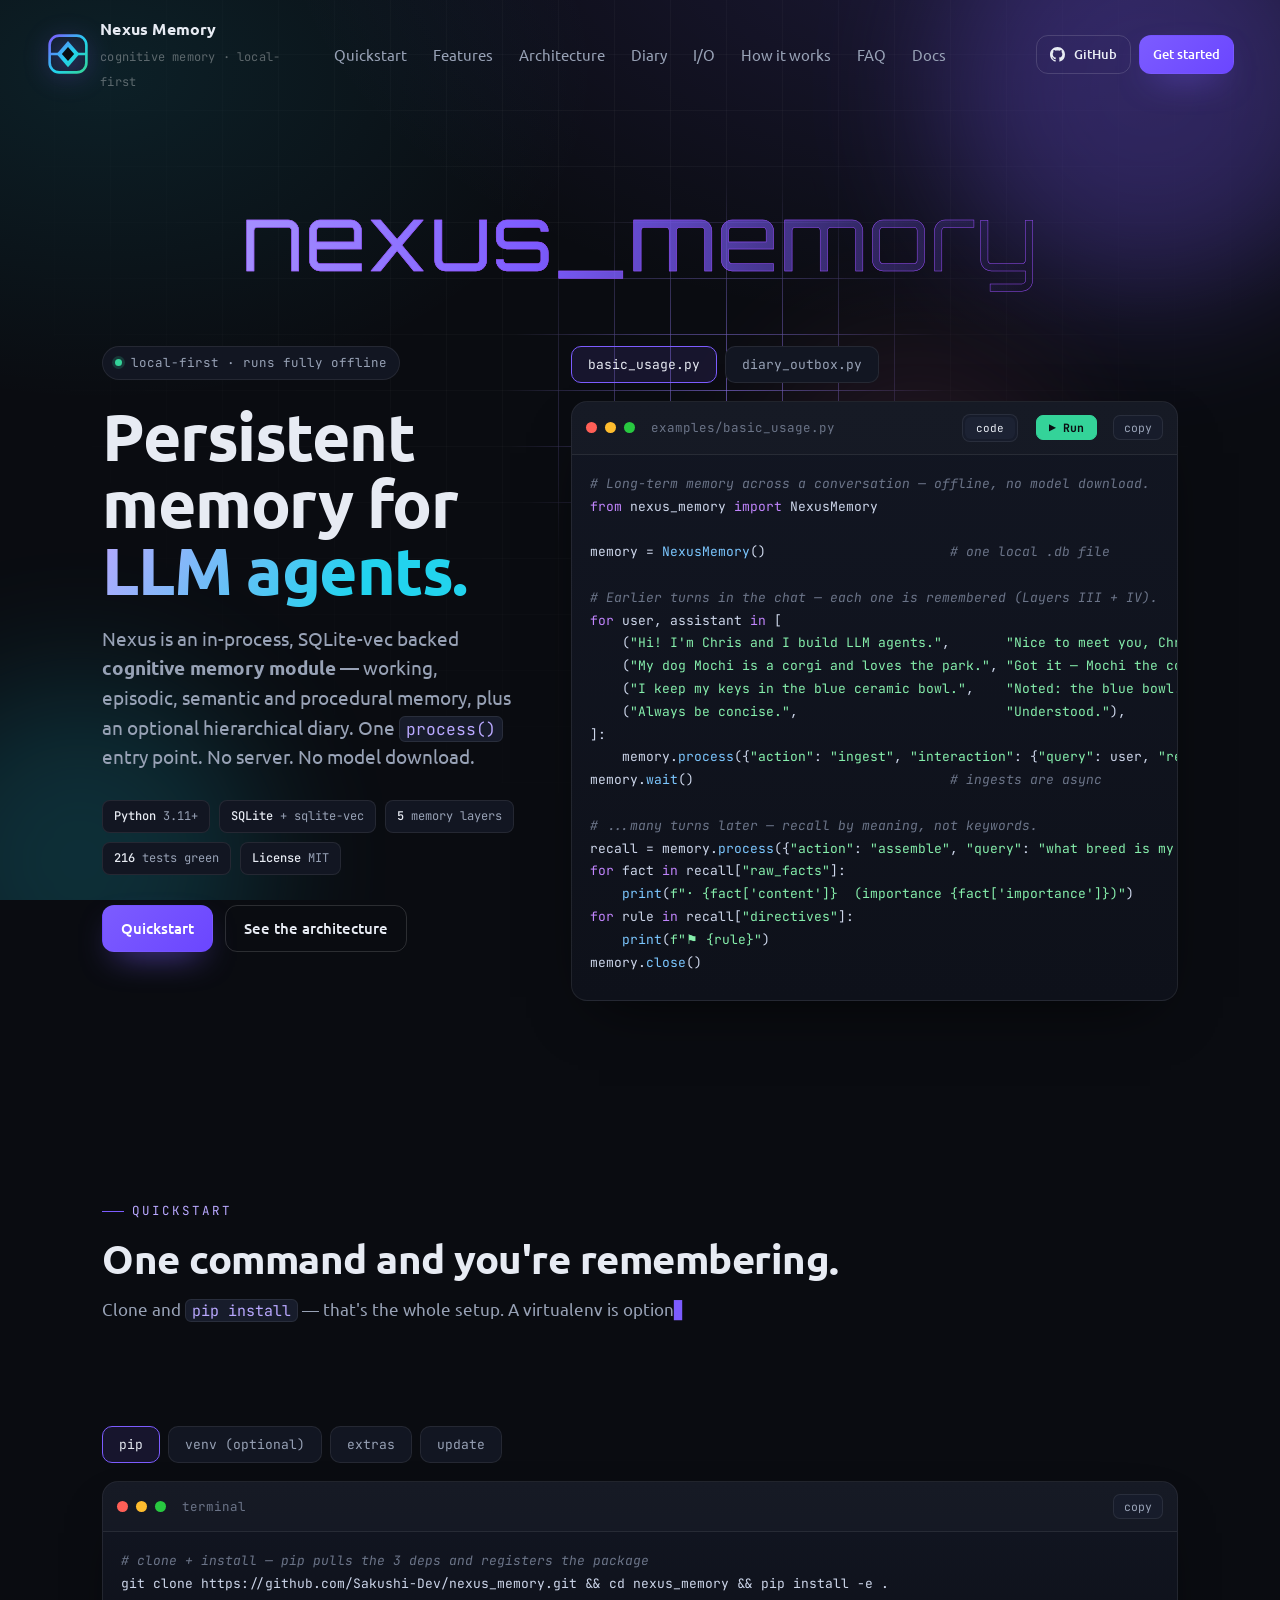
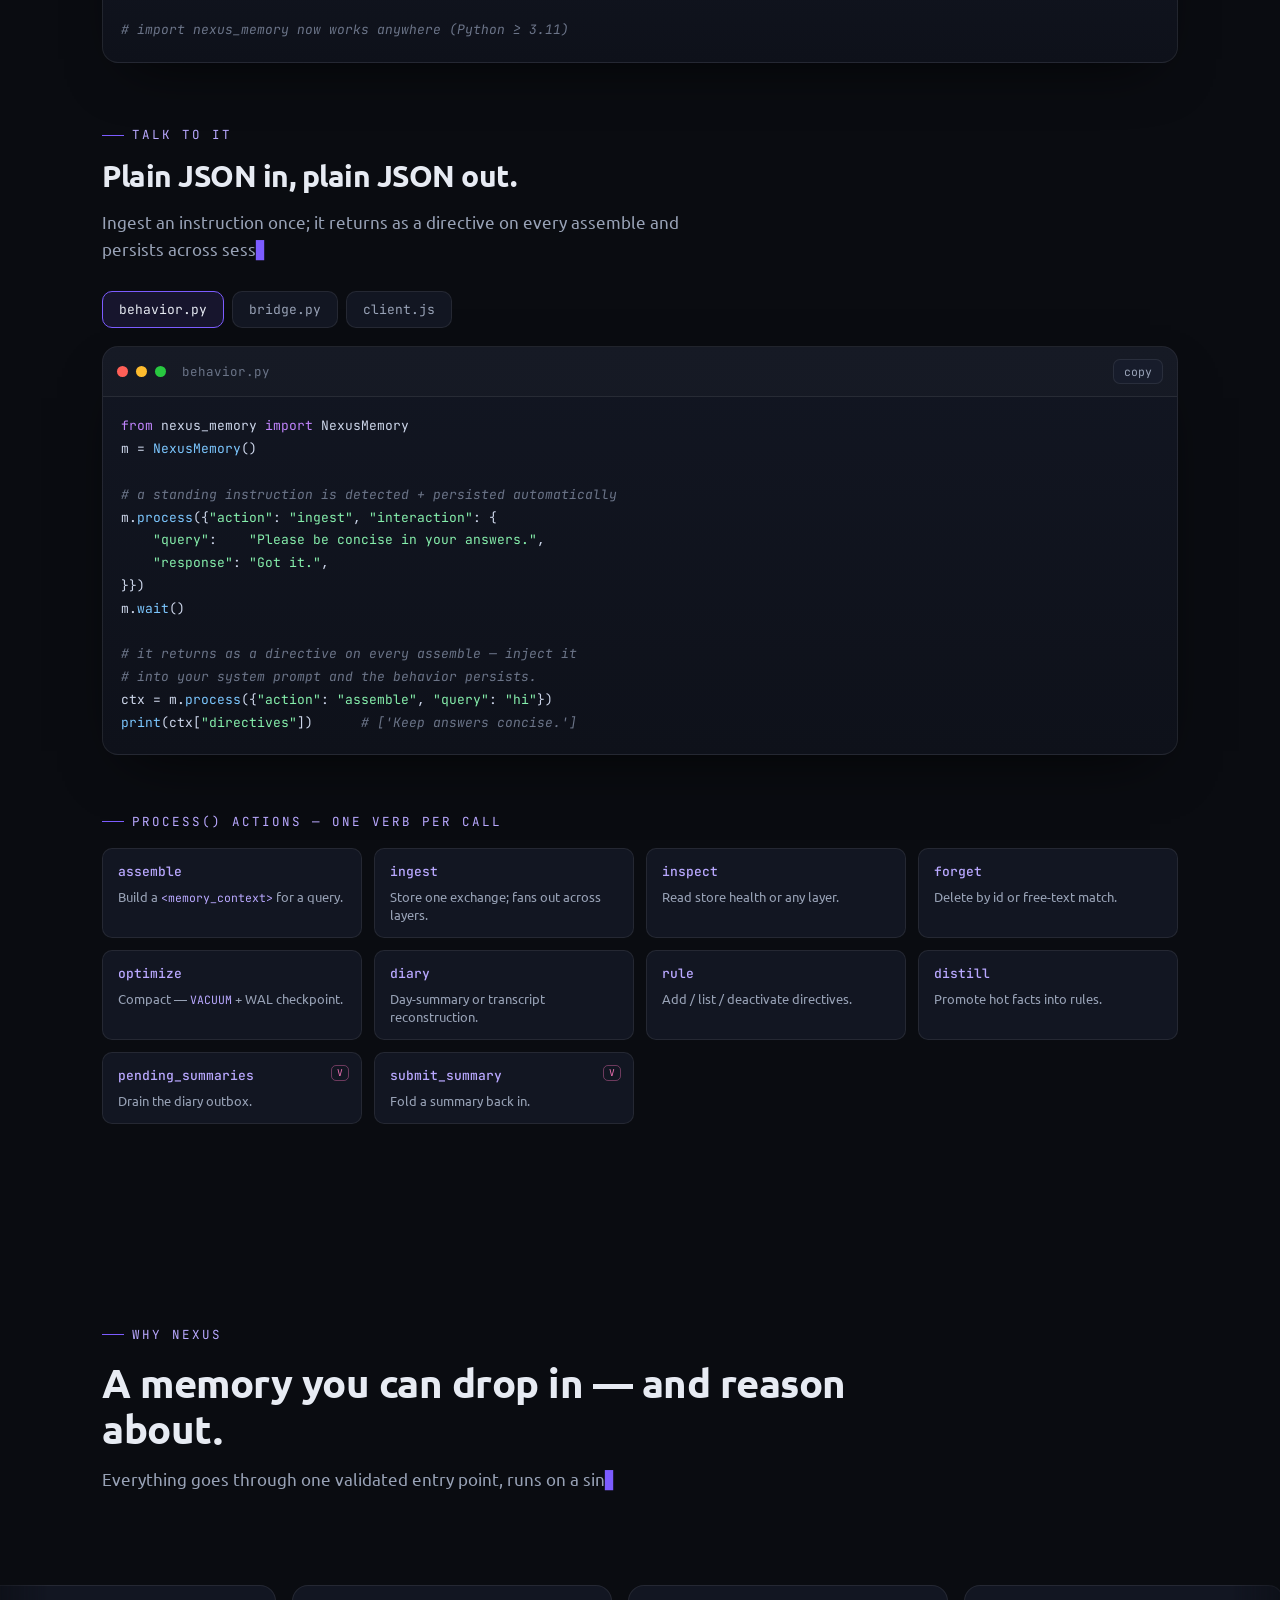
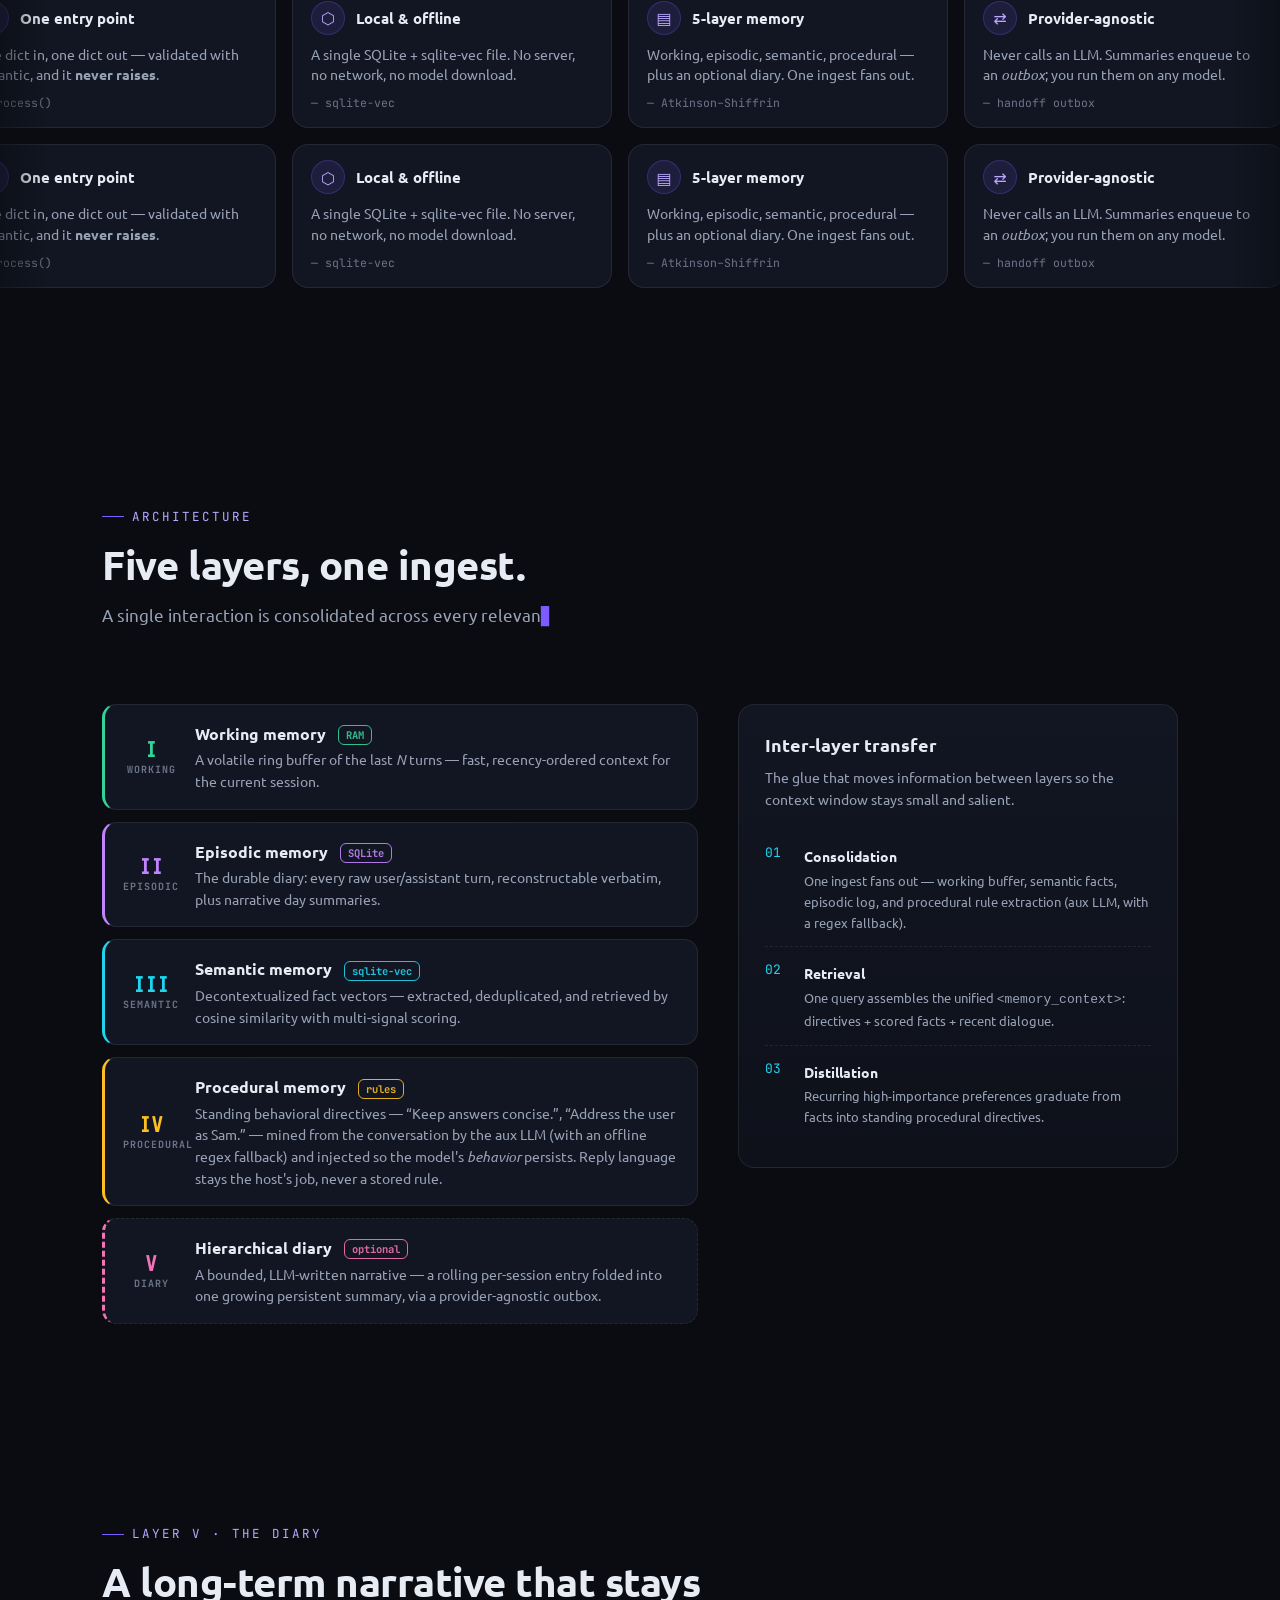
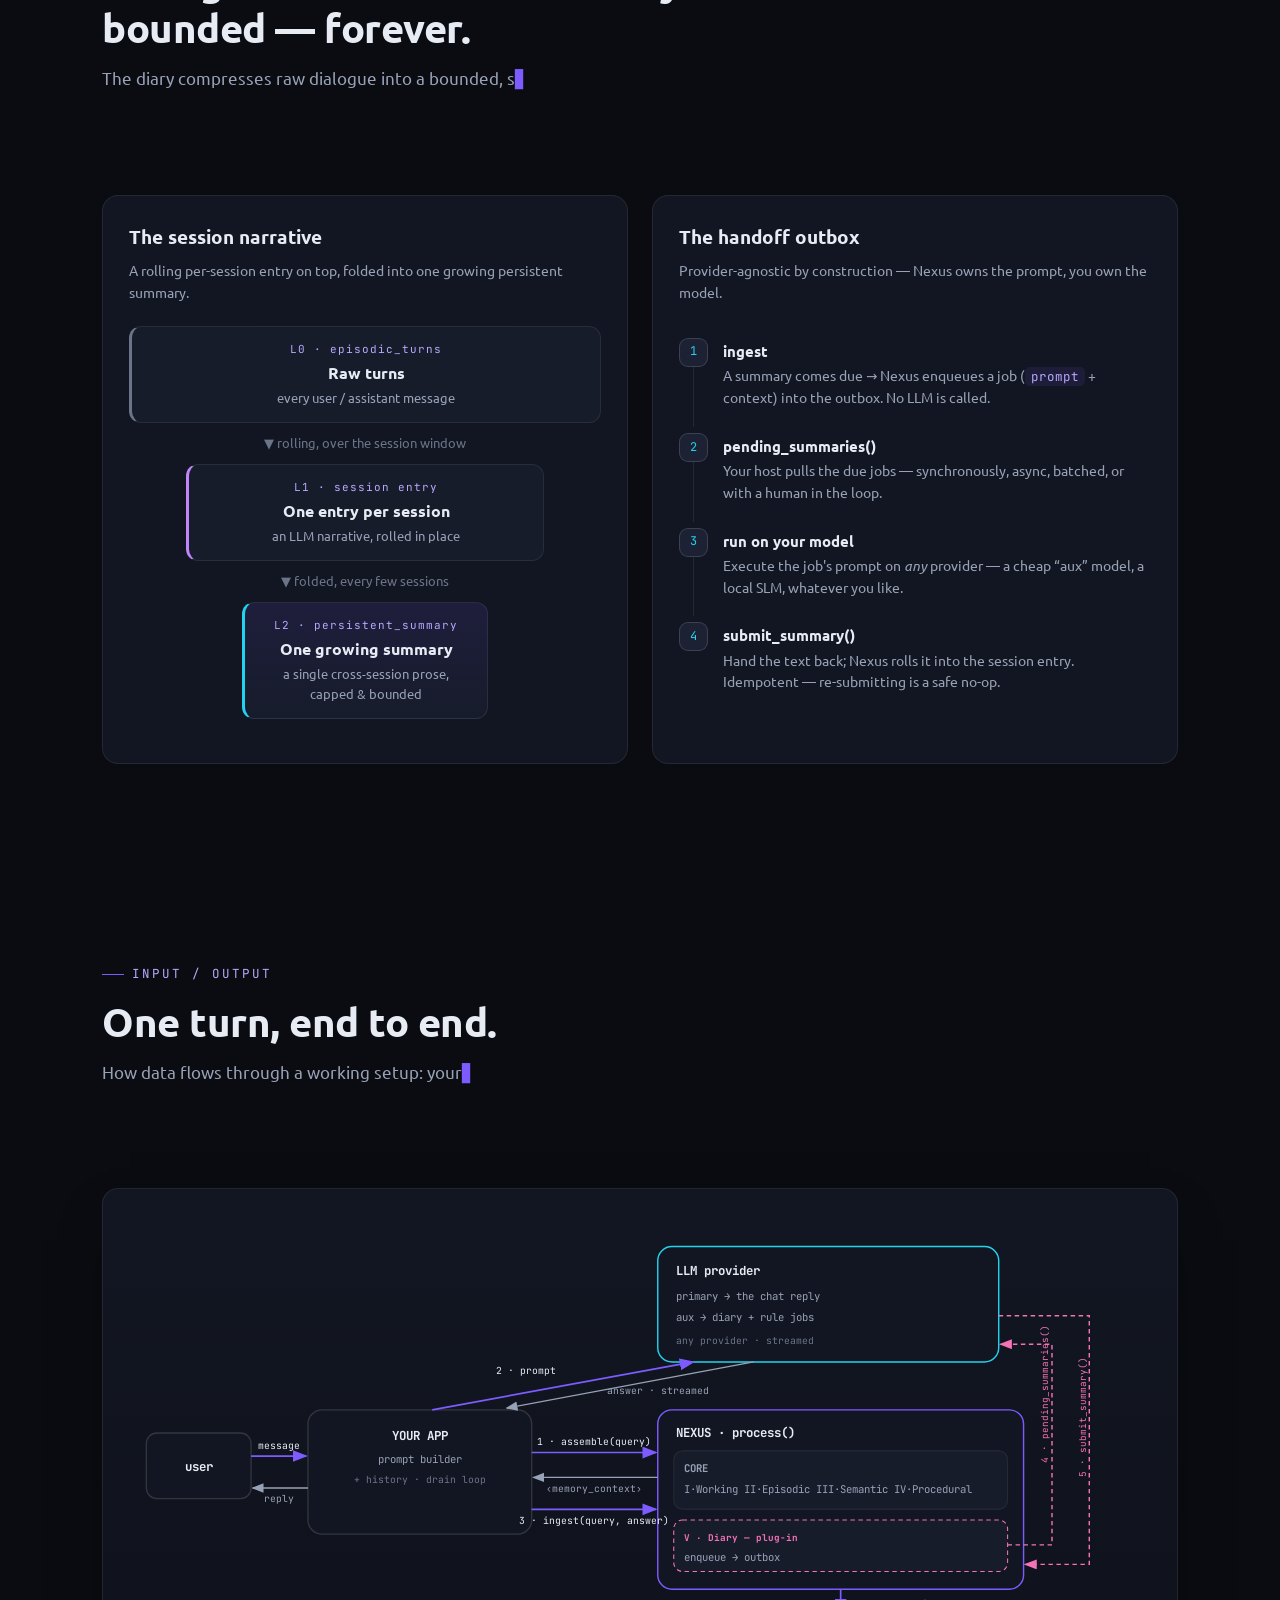
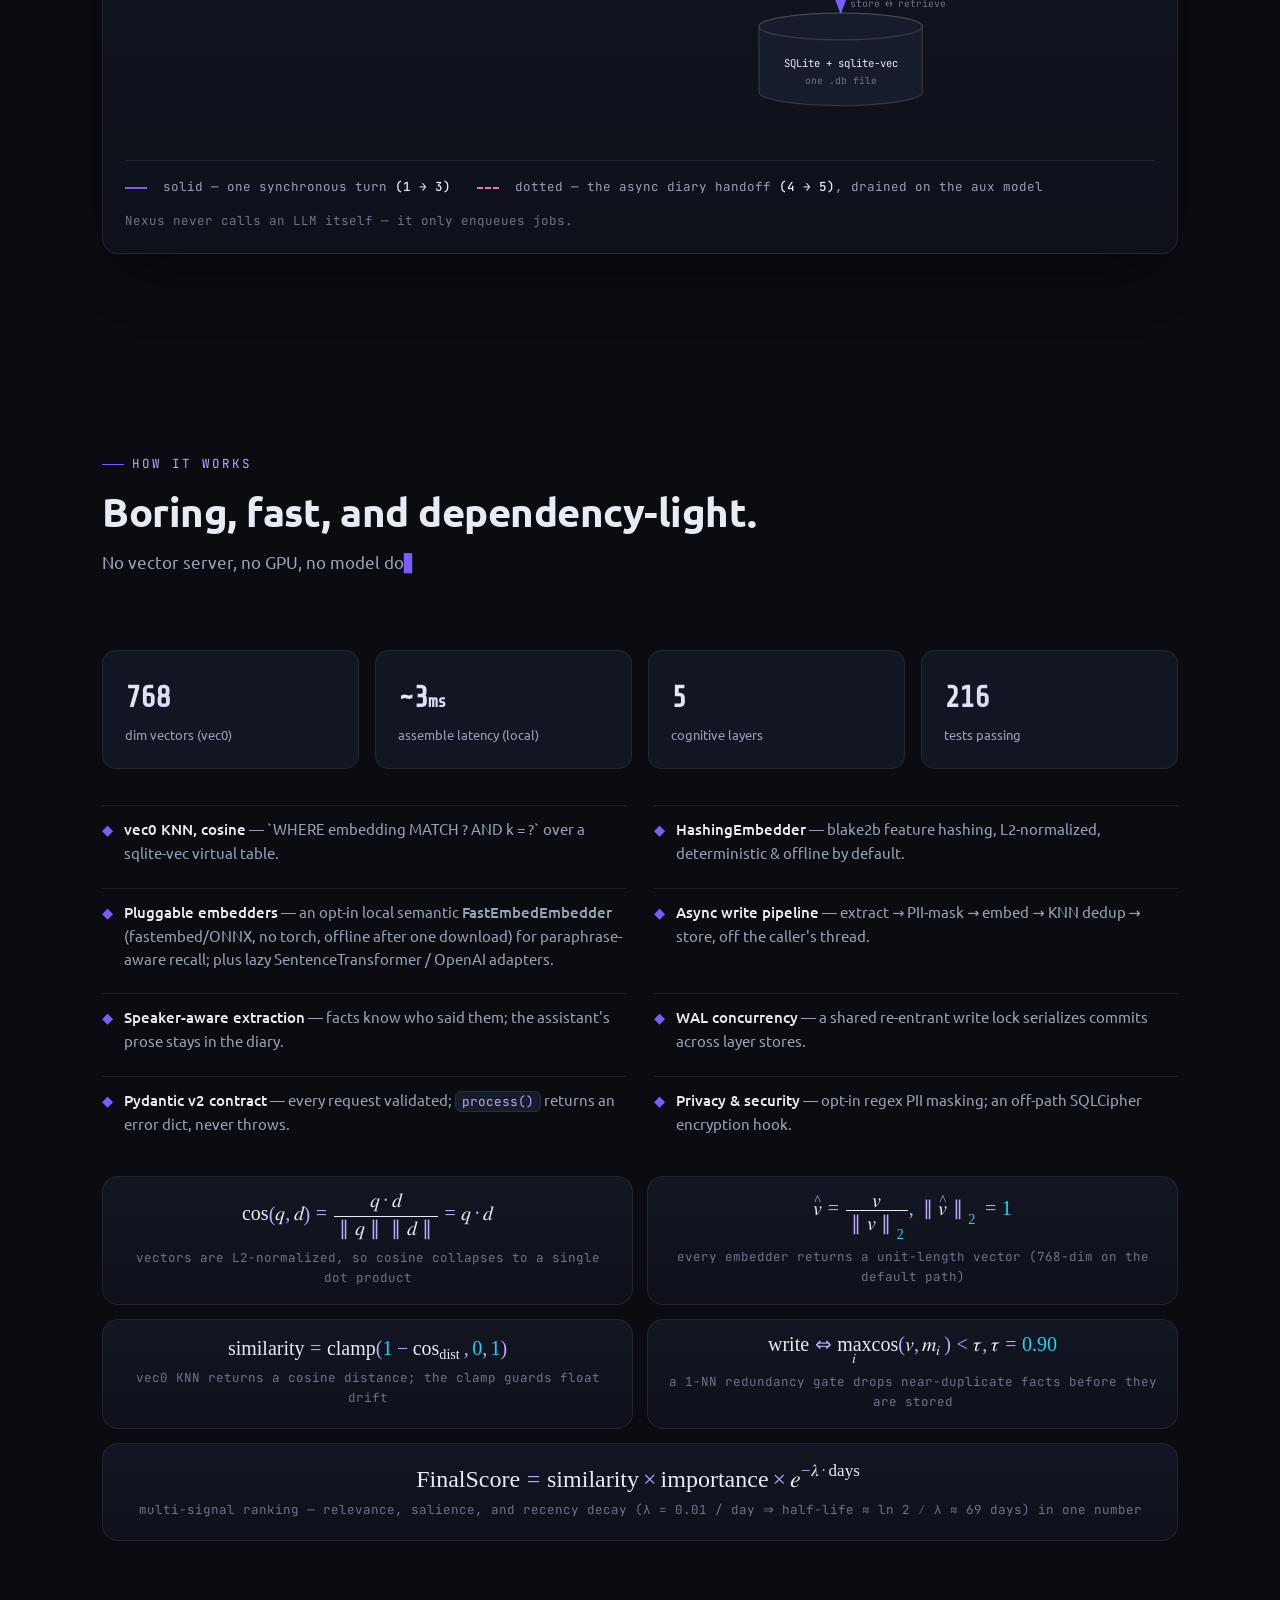
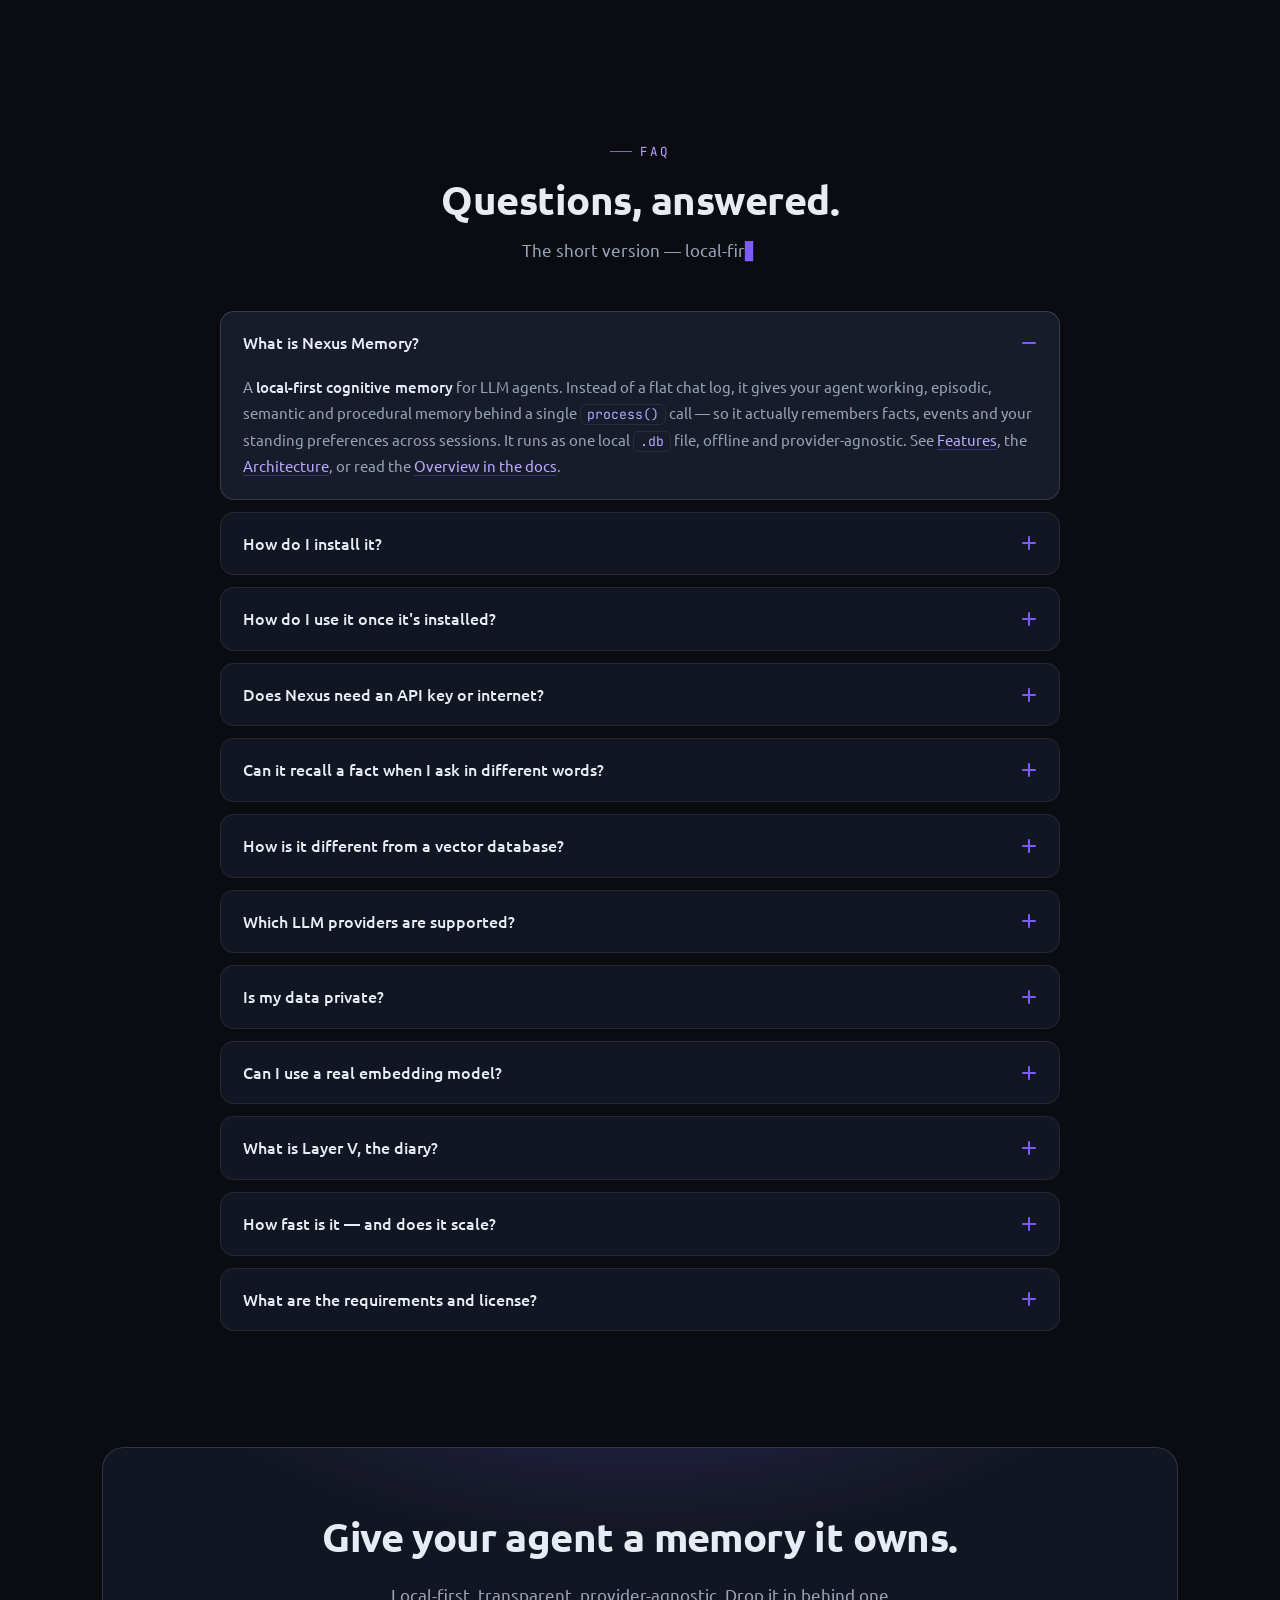
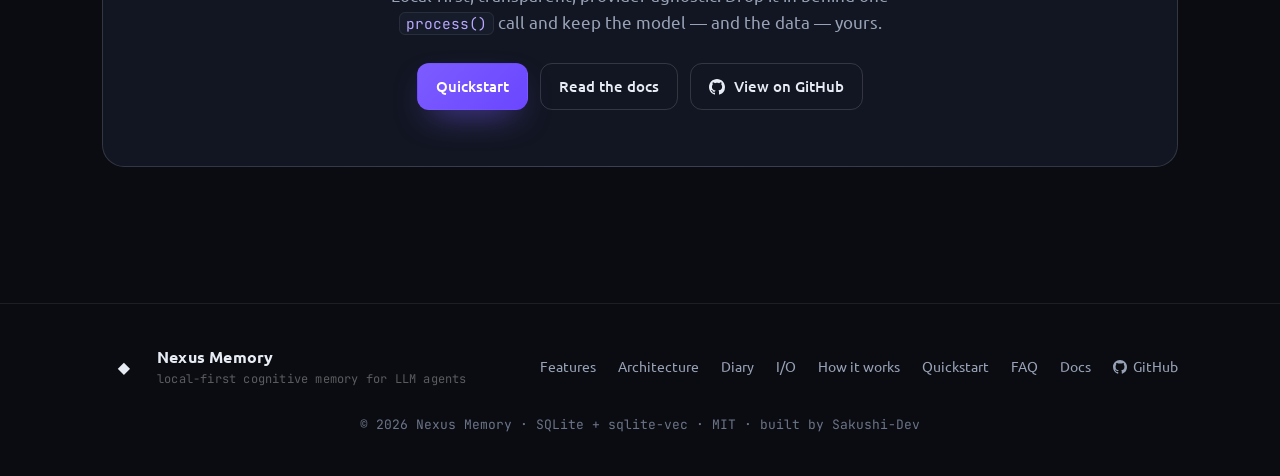
<file: index.html>
<!DOCTYPE html>
<html lang="en" data-theme="dark">
<head>
  <meta charset="UTF-8" />
  <meta name="viewport" content="width=device-width, initial-scale=1.0" />
  <meta name="theme-color" content="#7c5cff" />
  <title>Nexus Memory — local-first cognitive memory for LLM agents</title>
  <meta name="description" content="A local-first, SQLite-vec backed cognitive memory module for LLM agents: working, episodic, semantic, procedural — plus an optional hierarchical diary. One process() entry point, fully offline, provider-agnostic." />

  <!-- Open Graph -->
  <meta property="og:type" content="website" />
  <meta property="og:title" content="Nexus Memory Module" />
  <meta property="og:description" content="Local-first, SQLite-vec cognitive memory for LLM agents. 5 layers, one entry point, provider-agnostic, fully offline." />
  <meta property="og:theme_color" content="#7c5cff" />

  <!-- Fonts -->
  <link rel="preconnect" href="https://fonts.googleapis.com" />
  <link rel="preconnect" href="https://fonts.gstatic.com" crossorigin />
  <link href="https://fonts.googleapis.com/css2?family=Ubuntu:wght@400;500;700&family=JetBrains+Mono:wght@400;500;700&family=Share+Tech+Mono&family=Orbitron:wght@500;600;700;800&display=swap" rel="stylesheet" />

  <link rel="stylesheet" href="css/style.css" />
  <!-- mobile-only responsive layer (max-width @media; desktop unchanged) -->
  <link rel="stylesheet" href="css/responsive/layout.css" />
  <link rel="stylesheet" href="css/responsive/base.css" />
  <link rel="stylesheet" href="css/responsive/sections.css" />
  <link rel="stylesheet" href="css/responsive/mobile-lite.css" />
</head>
<body>
  <!-- modular sections, fetched at runtime by js/loader.js -->
  <div data-include="sections/background.html"></div>
  <div data-include="sections/nav.html"></div>
  <main>
    <div data-include="sections/hero.html"></div>
    <div data-include="sections/install.html"></div>
    <div data-include="sections/features.html"></div>
    <div data-include="sections/architecture.html"></div>
    <div data-include="sections/showcase.html"></div>
    <div data-include="sections/io.html"></div>
    <div data-include="sections/tech.html"></div>
    <div data-include="sections/faq.html"></div>
    <div data-include="sections/cta.html"></div>
  </main>
  <div data-include="sections/footer.html"></div>

  <script src="js/loader.js"></script>
</body>
</html>
</file>
<file: css/style.css>
/* =========================================================================
   Nexus Memory — landing page styles
   Dark, local-first aesthetic · Ubuntu + JetBrains Mono · violet accent
   ========================================================================= */

:root {
  --bg:        #0a0c11;
  --bg-2:      #0e111a;
  --surface:   #121622;
  --surface-2: #171c2b;
  --elevated:  #1c2233;
  --line:      rgba(255, 255, 255, 0.08);
  --line-2:    rgba(255, 255, 255, 0.14);

  --text:      #e7ebf3;
  --muted:     #98a2b6;
  --faint:     #6b7488;

  --accent:    #7c5cff;   /* violet */
  --accent-2:  #22d3ee;   /* cyan   */
  --accent-3:  #34d399;   /* green  */
  --accent-ink:#b9a8ff;

  /* per-layer colors */
  --l1: #34d399;  /* working   */
  --l2: #c084fc;  /* episodic  */
  --l3: #22d3ee;  /* semantic  */
  --l4: #fbbf24;  /* procedural*/
  --l5: #f472b6;  /* diary     */

  --radius:   16px;
  --radius-sm:10px;
  --maxw:     1120px;
  --font:     'Ubuntu', system-ui, -apple-system, Segoe UI, Roboto, sans-serif;
  --mono:     'JetBrains Mono', ui-monospace, SFMono-Regular, Menlo, monospace;
  --tech:     'Share Tech Mono', var(--mono);
  --display:  'Orbitron', var(--tech);
  --shadow:   0 24px 60px -28px rgba(0, 0, 0, 0.8);
}

* { box-sizing: border-box; }

/* registered custom prop so the gradient ANGLE can be smoothly animated */
@property --flow-angle { syntax: "<angle>"; inherits: false; initial-value: 92deg; }

/* registered coords so the bright grid "spotlight" can wander smoothly */
@property --sx { syntax: "<percentage>"; inherits: false; initial-value: 22%; }
@property --sy { syntax: "<percentage>"; inherits: false; initial-value: 28%; }

html { scroll-behavior: smooth; }

body {
  margin: 0;
  font-family: var(--font);
  color: var(--text);
  background: var(--bg);
  line-height: 1.6;
  -webkit-font-smoothing: antialiased;
  overflow-x: clip;            /* contain the orbs without creating a scroll container (would break sticky) */
}

/* the data-include wrappers must not generate a box, otherwise the sticky <nav>
   inside one would be trapped in a wrapper that's only as tall as the nav itself
   and scroll away. display:contents makes the nav a direct child of <body>. */
[data-include] { display: contents; }

a { color: inherit; text-decoration: none; }

::selection { background: rgba(124, 92, 255, 0.35); color: #fff; }

/* ----------------------------------------------------------- background --- */
.bg { position: fixed; inset: 0; z-index: -1; overflow: hidden; background:
  radial-gradient(1200px 700px at 78% -10%, rgba(124, 92, 255, 0.16), transparent 60%),
  radial-gradient(900px 600px at 8% 8%, rgba(34, 211, 238, 0.10), transparent 55%),
  var(--bg);
}
.bg-grid {
  position: absolute; inset: -2px;
  background-image:
    linear-gradient(var(--line) 1px, transparent 1px),
    linear-gradient(90deg, var(--line) 1px, transparent 1px);
  background-size: 56px 56px;
  mask-image: radial-gradient(circle at 50% 22%, #000 0%, transparent 72%);
  opacity: 0.5;
}
/* a brighter copy of the same grid, revealed only inside a soft moving circle
   so one patch of the lattice "lights up"; the circle wanders sporadically. */
.bg-grid-spot {
  position: absolute; inset: -2px; pointer-events: none;
  background-image:
    linear-gradient(rgba(149, 123, 255, 0.62) 1px, transparent 1px),
    linear-gradient(90deg, rgba(149, 123, 255, 0.62) 1px, transparent 1px);
  background-size: 56px 56px;
  -webkit-mask-image: radial-gradient(circle 300px at var(--sx) var(--sy), #000 0%, rgba(0,0,0,0.4) 46%, transparent 74%);
          mask-image: radial-gradient(circle 300px at var(--sx) var(--sy), #000 0%, rgba(0,0,0,0.4) 46%, transparent 74%);
  opacity: 0.9;
  animation: grid-wander 46s cubic-bezier(0.65, 0, 0.35, 1) infinite; /* no-JS fallback */
}
/* Once loader.js runs it drives the spot for BOTH cursor-tracking and the idle
   wander (animation off), so handing back from one to the other never jumps.
   .drifting = the slow glide between idle points; default = snappy cursor follow. */
.bg-grid-spot.js-driven { animation: none; transition: --sx 0.3s ease-out, --sy 0.3s ease-out; }
.bg-grid-spot.js-driven.drifting { transition: --sx 2s cubic-bezier(0.45, 0, 0.4, 1), --sy 2s cubic-bezier(0.45, 0, 0.4, 1); }
/* irregular keyframe spacing + dwell pairs (e.g. 0%,7%) make the motion feel
   sporadic: the spot lingers, then drifts to a new, unrelated cell. */
@keyframes grid-wander {
  0%,   7%  { --sx: 22%; --sy: 28%; }
  16%, 23%  { --sx: 74%; --sy: 19%; }
  32%, 37%  { --sx: 87%; --sy: 63%; }
  46%, 53%  { --sx: 39%; --sy: 81%; }
  61%, 67%  { --sx: 11%; --sy: 54%; }
  77%, 83%  { --sx: 59%; --sy: 43%; }
  93%, 100% { --sx: 22%; --sy: 28%; }
}
@media (prefers-reduced-motion: reduce) { .bg-grid-spot { animation: none; } }
.orb { position: absolute; border-radius: 50%; filter: blur(70px); opacity: 0.5; animation: float 18s ease-in-out infinite; }
.orb.a { width: 420px; height: 420px; top: -120px; right: -80px; background: rgba(124, 92, 255, 0.55); }
.orb.b { width: 360px; height: 360px; bottom: -140px; left: -100px; background: rgba(34, 211, 238, 0.35); animation-delay: -6s; }
.orb.c { width: 300px; height: 300px; top: 38%; left: 60%; background: rgba(244, 114, 182, 0.22); animation-delay: -11s; }
@keyframes float { 0%,100% { transform: translate(0,0) scale(1); } 50% { transform: translate(20px,-26px) scale(1.06); } }

/* ----------------------------------------------------------------- nav --- */
.nav { position: sticky; top: 0; z-index: 50; transition: background .25s, border-color .25s, backdrop-filter .25s; border-bottom: 1px solid transparent; }
.nav.scrolled { background: rgba(10, 12, 17, 0.72); backdrop-filter: blur(14px); border-bottom-color: var(--line); }
/* full-bleed 3-col grid: brand left · links centered · CTA right */
.nav-inner { max-width: none; margin: 0; padding: 16px clamp(20px, 4vw, 46px); display: grid; grid-template-columns: 1fr auto 1fr; align-items: center; gap: 22px; }
.brand { display: flex; align-items: center; gap: 11px; font-weight: 700; letter-spacing: .2px; }
.brand-mark {
  width: 44px; height: 44px; display: grid; place-items: center;
  /* the SVG carries its own gradient frame — no chip background needed */
}
.brand-mark svg { display: block; width: 42px; height: 42px; filter: drop-shadow(0 4px 12px rgba(124, 92, 255, 0.45)); }
.brand small { color: #ffffff54; font-weight: 400; font-family: var(--mono); font-size: 12px; }
.nav-links { display: flex; gap: 26px; align-items: center; justify-self: center; }
.nav-links a { color: var(--muted); font-size: 14.5px; transition: color .15s; }
.nav-links a:hover { color: var(--text); }
.nav-cta { display: flex; align-items: center; gap: 8px; justify-self: end; }
.nav-toggle { display: none; }

/* --------------------------------------------------------------- layout --- */
.container { max-width: var(--maxw); margin: 0 auto; padding: 0 22px; }
.section { padding: 96px 0; position: relative; }
.eyebrow {
  font-family: var(--mono); font-size: 12.5px; letter-spacing: 2px; text-transform: uppercase;
  color: var(--accent-ink); display: inline-flex; align-items: center; gap: 8px; margin: 0 0 14px;
}
.eyebrow::before { content: ""; width: 22px; height: 1px; background: var(--accent); display: inline-block; }
.h2 { font-size: clamp(26px, 3.4vw, 40px); line-height: 1.15; margin: 0 0 14px; letter-spacing: -0.5px; }
.lead { color: var(--muted); font-size: 17px; max-width: 60ch; margin: 0; }
.section-head { margin-bottom: 48px; max-width: 760px; }

/* --------------------------------------------------------------- buttons -- */
.btn {
  display: inline-flex; align-items: center; gap: 9px; padding: 11px 18px; border-radius: 12px;
  font-weight: 500; font-size: 14.5px; border: 1px solid var(--line-2); color: var(--text);
  background: var(--surface-2); transition: transform .12s, border-color .15s, background .15s; cursor: pointer;
}
.btn:hover { transform: translateY(-1px); border-color: var(--accent); }
.btn-primary {
  background: linear-gradient(135deg, var(--accent), #6b46ff); border-color: transparent; color: #fff;
  box-shadow: 0 14px 34px -14px rgba(124, 92, 255, 0.8);
}
.btn-primary:hover { border-color: transparent; box-shadow: 0 18px 40px -12px rgba(124, 92, 255, 0.9); }
.btn-ghost { background: transparent; }
.btn-sm { padding: 8px 13px; font-size: 13px; }
.gh-ico { flex: none; }   /* GitHub mark inside a button — keep its size in the flex row */

/* ---------------------------------------------------------------- hero ---- */
.hero { padding-top: 70px; }
.hero-grid { display: grid; grid-template-columns: 0.85fr 1.25fr; gap: 56px; align-items: start; }
/* pin the copy to the top edge of the row, not centred against the (taller) demo */
.hero-copy { align-self: start; }
/* let the demo column honour its fr track instead of being forced wide by the
   long code lines — min-width:0 lets the inner <pre> scroll (overflow-x:auto) */
.hero-code { min-width: 0; }
.tagpill {
  display: inline-flex; align-items: center; gap: 9px; font-size: 12.5px; font-family: var(--mono);
  color: var(--muted); border: 1px solid var(--line); background: var(--surface); padding: 6px 12px;
  border-radius: 999px; margin-bottom: 22px;
}
.tagpill .dotlive { width: 7px; height: 7px; border-radius: 50%; background: var(--accent-3); box-shadow: 0 0 0 3px rgba(52, 211, 153, .18); }
.hero h1 { font-size: clamp(38px, 6vw, 66px); line-height: 1.02; letter-spacing: -1.5px; margin: 0 0 20px; font-weight: 700; }
.hero h1 .grad {
  background: linear-gradient(120deg, var(--accent-ink), var(--accent-2) 70%);
  -webkit-background-clip: text; background-clip: text; -webkit-text-fill-color: transparent;
}

/* the module name — a static 1px white edge, with the FILL running sporadically
   through the page's accent colours (slow flow + a drifting gradient axis on a
   different cycle so the motion feels aperiodic). The edge colour stays fixed. */
.hero-name {
  display: block; text-align: center; white-space: nowrap; line-height: 1.22;
  font-family: var(--display);
  font-weight: 1100; letter-spacing: 2px; font-size: clamp(32px, 9vw, 88px);
  margin: 0 auto 42px; padding: 0.05em 0 0.14em;
  /* both sides stay coloured at once — colour fills inward from each end and a
     narrow transparent band (~30%) is left in the centre, so the fill tops out
     around 70%. the flow only breathes that band; it never empties a side.
     the fill is much taller than the text (Y) so it never gets clipped vertically. */
  background: linear-gradient(var(--flow-angle),
    var(--accent-ink) 0%, var(--accent) 20%, transparent 43%,
    transparent 57%, var(--accent-2) 80%, var(--l5) 100%);
  background-size: 200% 200%;
  -webkit-background-clip: text; background-clip: text;
  -webkit-text-fill-color: transparent;        /* show the gradient as the fill */
  -webkit-text-stroke: 0.5px rgb(154, 78, 253);          /* static 0.5px white edge */
  text-stroke: 1px var(--accent);
  animation: bf-flow 28s ease-in-out infinite, bf-axis 56s linear infinite;
  will-change: background-position;
}
/* X stays near the centre (40–60%, capped well under 70%) so BOTH coloured ends
   keep overlapping the text — the band only breathes left/right; the Y drift +
   angle drift add a sporadic vertical component. */
@keyframes bf-flow {
  0%   { background-position: 50% 50%; }
  22%  { background-position: 60% 36%; }
  45%  { background-position: 40% 64%; }
  64%  { background-position: 58% 44%; }
  86%  { background-position: 42% 60%; }
  100% { background-position: 50% 50%; }
}
/* full continuous rotation of the gradient axis — the two coloured ends sweep
   all the way around the name, 360° per cycle. */
@keyframes bf-axis {
  from { --flow-angle: 0deg; }
  to   { --flow-angle: 360deg; }
}
@media (prefers-reduced-motion: reduce) {
  .hero-name { animation: none; background-position: 50% 50%; }
}
.hero p.sub { font-size: 18.5px; color: var(--muted); max-width: 54ch; margin: 0 0 28px; }
.badges { display: flex; flex-wrap: wrap; gap: 9px; margin-bottom: 30px; }
.badge {
  font-family: var(--mono); font-size: 12px; color: var(--muted); border: 1px solid var(--line);
  background: var(--surface); padding: 6px 11px; border-radius: 8px;
}
.badge b { color: var(--text); font-weight: 500; }

/* process() action index — compact chip-cards matching the card aesthetic */
.actions-grid { display: grid; grid-template-columns: repeat(auto-fill, minmax(232px, 1fr)); gap: 12px; }
.action {
  position: relative;
  border: 1px solid var(--line); background: var(--surface); border-radius: var(--radius-sm);
  padding: 13px 15px; display: flex; flex-direction: column; gap: 5px;
  transition: transform .16s, border-color .16s, background .16s;
}
.action:hover { transform: translateY(-2px); border-color: var(--accent); background: var(--surface-2); }
.action > code { font-family: var(--mono); font-size: 13px; color: var(--accent-ink); font-weight: 500; }
.action span { color: var(--muted); font-size: 12.5px; line-height: 1.45; }
.action span code { font-family: var(--mono); font-size: .92em; color: var(--accent-ink); }
.action .lv {
  font-family: var(--mono); font-style: normal; font-size: 9.5px; line-height: 1; color: var(--l5);
  border: 1px solid rgba(244, 114, 182, .4); border-radius: 5px; padding: 2px 5px;
  position: absolute; top: 12px; right: 12px;
}
.btns { display: flex; flex-wrap: wrap; gap: 12px; }

/* ----------------------------------------------------------- code window -- */
.code { border: 1px solid var(--line); border-radius: var(--radius); background: linear-gradient(180deg, var(--surface), var(--bg-2)); box-shadow: var(--shadow); overflow: hidden; }
.code-bar { display: flex; align-items: center; gap: 8px; padding: 12px 14px; border-bottom: 1px solid var(--line); background: rgba(255,255,255,0.015); }
.code-bar .dot { width: 11px; height: 11px; border-radius: 50%; }
.code-bar .dot.r { background: #ff5f57; } .code-bar .dot.y { background: #febc2e; } .code-bar .dot.g { background: #28c840; }
.code-bar .file { margin-left: 8px; font-family: var(--mono); font-size: 12.5px; color: var(--faint); }
.code-bar .copy {
  margin-left: auto; font-family: var(--mono); font-size: 11.5px; color: var(--muted); border: 1px solid var(--line);
  background: var(--surface-2); padding: 4px 10px; border-radius: 7px; cursor: pointer; transition: .15s;
}
.code-bar .copy:hover { color: var(--text); border-color: var(--accent); }
.code-bar .copy.done { color: var(--accent-3); border-color: var(--accent-3); }
.code pre { margin: 0; padding: 18px 18px 20px; overflow-x: auto; }
.code code { font-family: var(--mono); font-size: 13px; line-height: 1.7; color: #cdd6ea; white-space: pre; }
.tok-k { color: #c084fc; } .tok-s { color: #86efac; } .tok-f { color: #7cc7ff; }
.tok-c { color: var(--faint); font-style: italic; } .tok-n { color: #fbbf24; } .tok-p { color: #93a1bd; }

/* ------------------------------------------------------------- features --- */
/* a continuously scrolling wall of testimonial-style cards (pauses on hover) */
.marquee {
  margin-inline: -150px;                             /* bleed 150px past the container each side */
  overflow-x: hidden; overflow-y: visible;          /* clip only left/right; let the hover-lift breathe */
  padding: 18px 0;                                   /* vertical room so a lifted card isn't cut off */
  display: flex; flex-direction: column; gap: 16px;  /* two stacked rows */
  -webkit-mask-image: linear-gradient(90deg, transparent, #000 7%, #000 93%, transparent);
          mask-image: linear-gradient(90deg, transparent, #000 7%, #000 93%, transparent);
}
@media (max-width: 1200px) { .marquee { margin-inline: 0; } }  /* no bleed once it would run off-screen */
.marquee-track { display: flex; gap: 16px; width: max-content; padding: 0 4px; animation: marquee 46s linear infinite; }
.marquee-track.reverse { animation-direction: reverse; }       /* second row runs the other way */
.marquee-track:hover { animation-play-state: paused; }   /* pause only the hovered row */
@keyframes marquee { from { transform: translateX(0); } to { transform: translateX(-50%); } }

.card {
  width: 320px; flex: none; cursor: pointer;
  border: 1px solid var(--line); background: var(--surface); border-radius: var(--radius); padding: 15px 18px;
  display: flex; flex-direction: column; gap: 9px;
  transition: transform .16s, border-color .16s, background .16s;
}
.card:focus-visible { outline: 2px solid var(--accent); outline-offset: 2px; }
.card:hover { transform: translateY(-3px); border-color: var(--accent); background: var(--surface-2); }
.card-head { display: flex; align-items: center; gap: 11px; }
.card-ico {
  width: 34px; height: 34px; border-radius: 50%; display: grid; place-items: center; font-size: 16px; flex: none;
  background: rgba(124, 92, 255, 0.12); border: 1px solid rgba(124, 92, 255, 0.25); color: var(--accent-ink);
}
.card-head h3 { margin: 0; font-size: 15px; font-weight: 600; transition: color .16s; }
.card:hover .card-head h3 { color: var(--accent); }
.card p { margin: 0; color: var(--muted); font-size: 13.5px; line-height: 1.5; flex: 1; }
.card-tag { font-family: var(--mono); font-size: 11.5px; color: var(--faint); }
.card-tag::before { content: "— "; }
@media (prefers-reduced-motion: reduce) { .marquee-track { animation: none; } }

/* ---- feature detail overlay — the backdrop IS the full glowing raster ---- */
.modal-backdrop {
  position: fixed; inset: 0; z-index: 200; display: grid; place-items: center; padding: 26px; overflow: hidden;
  opacity: 0; pointer-events: none; transition: opacity .28s ease;
  background:
    radial-gradient(circle at 50% 46%, rgba(124, 92, 255, 0.10), transparent 58%),
    rgba(8, 10, 15, 0.52);                              /* light darkening */
  -webkit-backdrop-filter: blur(1.5px); backdrop-filter: blur(1.5px);  /* light blur */
}
/* the grid stays fixed; only the coloured (masked) area beats out from the centre */
@property --pulse { syntax: "<percentage>"; inherits: false; initial-value: 16%; }
.modal-backdrop::before {
  content: ""; position: absolute; inset: 0; pointer-events: none;
  background:
    linear-gradient(rgba(149, 123, 255, 0.32) 1px, transparent 1px) 0 0 / 56px 56px,
    linear-gradient(90deg, rgba(149, 123, 255, 0.32) 1px, transparent 1px) 0 0 / 56px 56px;
  -webkit-mask-image: radial-gradient(circle at 50% 46%, #000 0%, #000 var(--pulse), transparent calc(var(--pulse) + 20%));
          mask-image: radial-gradient(circle at 50% 46%, #000 0%, #000 var(--pulse), transparent calc(var(--pulse) + 20%));
  will-change: --pulse, opacity;
  animation: heart 2.6s ease-in-out infinite;
}
@keyframes heart {
  0%, 100% { --pulse: 5%;  opacity: .22; }
  12%      { --pulse: 17%; opacity: .5; }
  24%      { --pulse: 11%; opacity: .34; }
  36%      { --pulse: 22%; opacity: .6; }
  54%      { --pulse: 5%;  opacity: .22; }
}
.modal-backdrop.open { opacity: 1; pointer-events: auto; }
.modal-dialog {
  position: relative; max-width: 540px; width: 100%;
  background: linear-gradient(180deg, var(--surface), var(--bg-2));
  border: 1px solid var(--line-2); border-radius: var(--radius);
  box-shadow: var(--shadow), 0 0 80px -22px rgba(124, 92, 255, 0.6);
  padding: 26px 28px 28px;
  transform: translateY(14px) scale(.985); transition: transform .28s ease;
}
.modal-backdrop.open .modal-dialog { transform: none; }
.modal-close {
  position: absolute; top: 13px; right: 13px; width: 30px; height: 30px; border-radius: 8px;
  display: grid; place-items: center; cursor: pointer; font-size: 13px; color: var(--muted);
  background: var(--surface-2); border: 1px solid var(--line); transition: .15s;
}
.modal-close:hover { color: var(--text); border-color: var(--l5); }
.modal-head { display: flex; align-items: center; gap: 13px; margin-bottom: 15px; }
.modal-ico {
  width: 46px; height: 46px; border-radius: 50%; display: grid; place-items: center; font-size: 22px; flex: none;
  background: rgba(124, 92, 255, 0.14); border: 1px solid rgba(124, 92, 255, 0.3); color: var(--accent-ink);
}
.modal-title { margin: 0; font-size: 20px; }
.modal-body { margin: 0 0 16px; color: var(--muted); font-size: 14.5px; line-height: 1.68; }
.modal-body code { font-family: var(--mono); font-size: .88em; color: var(--accent-ink); }
.modal-body b { color: var(--text); }
.modal-tag { padding-top: 14px; border-top: 1px solid var(--line); }
@media (prefers-reduced-motion: reduce) {
  .modal-backdrop, .modal-dialog { transition: none; }
  .modal-backdrop::before { animation: none; --pulse: 30%; opacity: .6; }
}

/* ----------------------------------------------------------- architecture - */
.arch-grid { display: grid; grid-template-columns: 1.15fr 0.85fr; gap: 40px; align-items: start; }
.layers { display: flex; flex-direction: column; gap: 12px; }
.layer {
  display: grid; grid-template-columns: 56px 1fr; gap: 16px; align-items: center;
  border: 1px solid var(--line); border-left: 3px solid var(--lc, var(--accent));
  background: var(--surface); border-radius: 14px; padding: 16px 18px; transition: transform .15s, background .15s;
}
.layer:hover { transform: translateX(4px); background: var(--surface-2); }
.layer-num {
  font-family: var(--tech); font-size: 22px; font-weight: 700; color: var(--lc, var(--accent));
  text-align: center; line-height: 1;
}
.layer-num small { display: block; font-size: 10px; color: var(--faint); letter-spacing: 1px; margin-top: 4px; font-family: var(--mono); }
.layer h4 { margin: 0 0 3px; font-size: 16px; }
.layer h4 .pill { font-family: var(--mono); font-size: 10.5px; color: var(--lc); border: 1px solid var(--lc); opacity: .9; padding: 2px 7px; border-radius: 6px; margin-left: 8px; vertical-align: middle; }
.layer p { margin: 0; color: var(--muted); font-size: 13.5px; }
.layer.opt { border-style: dashed; }

.transfer { border: 1px solid var(--line); background: linear-gradient(180deg, var(--surface), var(--bg-2)); border-radius: var(--radius); padding: 26px; position: sticky; top: 90px; }
.transfer h3 { margin: 0 0 6px; font-size: 18px; }
.transfer > p { margin: 0 0 20px; color: var(--muted); font-size: 14px; }
.xfer { display: flex; gap: 13px; padding: 13px 0; border-top: 1px dashed var(--line); }
.xfer:first-of-type { border-top: none; }
.xfer .n { font-family: var(--mono); color: var(--accent-2); font-size: 13px; flex: none; width: 26px; }
.xfer b { font-size: 14px; } .xfer p { margin: 2px 0 0; color: var(--muted); font-size: 13px; }

/* -------------------------------------------------------------- showcase -- */
.showcase-grid { display: grid; grid-template-columns: 1fr 1fr; gap: 24px; align-items: stretch; }
.panel { border: 1px solid var(--line); background: var(--surface); border-radius: var(--radius); padding: 26px; }
.panel h3 { margin: 0 0 6px; font-size: 19px; }
.panel .sub { color: var(--muted); font-size: 14px; margin: 0 0 22px; }

/* pyramid */
.pyramid { display: flex; flex-direction: column; align-items: center; gap: 10px; margin: 6px 0 18px; }
.tier { border-radius: 12px; padding: 14px 18px; width: 100%; text-align: center; border: 1px solid var(--line); background: var(--surface-2); }
.tier .t-k { font-family: var(--mono); font-size: 11px; letter-spacing: 1px; color: var(--accent-ink); }
.tier .t-name { font-weight: 600; margin: 2px 0; }
.tier .t-meta { font-size: 12.5px; color: var(--muted); }
.tier.l0 { width: 100%; border-left: 3px solid var(--faint); }
.tier.l1 { width: 76%; border-left: 3px solid var(--l2); }
.tier.l2 { width: 52%; border-left: 3px solid var(--accent-2); background: linear-gradient(180deg, rgba(124,92,255,.12), var(--surface-2)); }
.pyramid .arrow { color: var(--faint); font-size: 13px; }

/* outbox flow */
.flow { display: flex; flex-direction: column; gap: 0; }
.flow-step { display: grid; grid-template-columns: 30px 1fr; gap: 14px; padding: 12px 0; position: relative; }
.flow-step:not(:last-child)::after { content: ""; position: absolute; left: 14px; top: 34px; bottom: -6px; width: 1px; background: var(--line); }
.flow-step .b { width: 29px; height: 29px; border-radius: 9px; display: grid; place-items: center; font-family: var(--mono); font-size: 12px; background: var(--elevated); border: 1px solid var(--line-2); color: var(--accent-2); z-index: 1; }
.flow-step b { font-size: 14.5px; } .flow-step p { margin: 2px 0 0; color: var(--muted); font-size: 13.5px; }
.flow-step code { font-family: var(--mono); font-size: 12.5px; color: var(--accent-ink); background: rgba(124,92,255,.1); padding: 1px 6px; border-radius: 5px; }

/* ------------------------------------------------------------- examples --- */
.demo-tabs { display: flex; gap: 8px; margin-bottom: 18px; flex-wrap: wrap; }
.demo-tab {
  font-family: var(--mono); font-size: 13px; color: var(--muted); cursor: pointer;
  background: var(--surface); border: 1px solid var(--line); border-radius: 10px;
  padding: 9px 16px; transition: color .18s, border-color .18s, background .18s;
}
.demo-tab:hover { color: var(--text); border-color: var(--line-2); }
.demo-tab.is-active { color: var(--text); border-color: var(--accent); background: rgba(124,92,255,.12); }

/* one window per script; the code and the simulated output are two views inside it.
   Fixed height so switching Code/Output (or the demo tab, or running the demo)
   never changes the window size — the hero keeps a stable height and the
   sections below it never shift. The active pane fills the frame and scrolls. */
.demo-block .code { min-width: 0; height: 600px; display: flex; flex-direction: column; }
.demo-block .code-bar { flex: none; }
.demo-block .code-pane { flex: 1 1 auto; min-height: 0; }
.demo-block .code-pane > pre { height: 100%; max-height: none; margin: 0; overflow: auto; box-sizing: border-box; }
/* display:flex would otherwise override the [hidden] attr — keep hidden hidden */
.demo-block[hidden] { display: none; }
.code-pane[hidden], .view-tab[hidden] { display: none; }

/* in-window Code / Output view toggle, in the code bar */
.code-views { margin-left: auto; display: inline-flex; gap: 2px; padding: 2px; border: 1px solid var(--line); border-radius: 8px; background: var(--surface-2); }
.view-tab {
  font-family: var(--mono); font-size: 11px; color: var(--muted); cursor: pointer;
  background: transparent; border: 0; border-radius: 6px; padding: 4px 11px; transition: color .15s, background .15s;
}
.view-tab:hover { color: var(--text); }
.view-tab.is-active { color: var(--text); background: var(--elevated); }

/* Run button sits after the view toggle */
.demo-run {
  margin-left: 10px; font-family: var(--mono); font-size: 11.5px; font-weight: 700; color: var(--bg); cursor: pointer;
  background: var(--accent-3); border: 1px solid var(--accent-3); border-radius: 7px; padding: 4px 12px;
  transition: filter .15s, opacity .15s;
}
.demo-run + .copy { margin-left: 8px; }
.demo-run:hover { filter: brightness(1.08); }
.demo-run.busy { opacity: .6; cursor: progress; }

/* output view — a faux terminal sharing the code window's frame */
.code-pane[data-pane="output"] { background: linear-gradient(180deg, #0b0e16, #080a11); animation: pane-in .2s ease both; }
@keyframes pane-in { from { opacity: 0; } to { opacity: 1; } }
.term-out {
  margin: 0; padding: 18px 18px 20px; max-height: 420px; overflow: auto;
  font-family: var(--mono); font-size: 12.5px; line-height: 1.65; color: #cdd6ea; white-space: pre-wrap; word-break: break-word;
}
.term-out code { color: var(--accent-ink); }
.term-cmd { color: var(--accent-3); font-weight: 700; }
.term-done { color: var(--accent-3); }
.term-cursor { color: var(--accent-3); animation: term-blink 1s steps(1) infinite; }
@keyframes term-blink { 50% { opacity: 0; } }
/* cursor for the per-tab typed description in Quickstart */
.type-cursor { color: var(--accent); font-weight: 400; animation: term-blink 1s steps(1) infinite; }

.demo-note {
  margin: 22px 0 0; padding: 14px 18px; border-left: 3px solid var(--accent);
  background: rgba(124,92,255,.06); border-radius: 0 10px 10px 0;
  color: var(--muted); font-size: 13.5px;
}
.demo-note code { font-family: var(--mono); font-size: 12.5px; color: var(--accent-ink); }
.demo-note b { color: var(--text); }

/* ---------------------------------------------------------------- i/o ----- */
.io-fig { border: 1px solid var(--line); background: linear-gradient(180deg, var(--surface), var(--bg-2)); border-radius: var(--radius); padding: 22px; box-shadow: var(--shadow); }
.io-fig svg { width: 100%; height: auto; display: block; }
.io-legend { display: flex; flex-wrap: wrap; gap: 14px 26px; margin-top: 16px; padding-top: 16px; border-top: 1px solid var(--line); font-family: var(--mono); font-size: 12.5px; color: var(--muted); align-items: center; }
.io-legend b { color: var(--text); font-weight: 500; }
.io-legend .muted { color: var(--faint); }
.io-legend .sw { display: inline-block; width: 22px; height: 0; vertical-align: middle; margin-right: 8px; border-top: 2px solid var(--accent); }
.io-legend .sw.d { border-top: 2px dashed var(--l5); }

/* ----------------------------------------------------------------- tech --- */
.stats { display: grid; grid-template-columns: repeat(4, 1fr); gap: 16px; margin-bottom: 36px; }
.stat { border: 1px solid var(--line); background: var(--surface); border-radius: 14px; padding: 22px; }
.stat .big { font-size: 30px; font-weight: 700; letter-spacing: -1px; font-family: var(--tech);
  background: linear-gradient(120deg, var(--text), var(--accent-ink)); -webkit-background-clip: text; background-clip: text; -webkit-text-fill-color: transparent; }
.stat .lbl { color: var(--muted); font-size: 13px; margin-top: 4px; }
.tech-list { display: grid; grid-template-columns: repeat(2, 1fr); gap: 12px 28px; }
.tech-item { display: flex; gap: 11px; padding: 11px 0; border-top: 1px solid var(--line); font-size: 14.5px; }
.tech-item .ic { color: var(--accent); flex: none; }
.tech-item b { font-weight: 500; } .tech-item span { color: var(--muted); }
.formula {
  margin-top: 30px; border: 1px solid var(--line); border-radius: var(--radius); padding: 20px 24px;
  background: linear-gradient(180deg, var(--surface), var(--bg-2)); font-family: var(--mono); text-align: center;
}
.formula .f { font-size: 16px; color: var(--text); }
.formula .f b { color: var(--accent-ink); }
.formula .cap { color: var(--faint); font-size: 12.5px; margin-top: 8px; }

/* real typeset math (native MathML) */
.formula .f math {
  font-family: math, "STIX Two Math", "Cambria Math", "Latin Modern Math", "Times New Roman", serif;
  font-size: 1.5em; color: var(--text);
}
.formula .f math mo { color: var(--accent-ink); }
.formula .f math mn { color: var(--accent-2); }

.formula-grid { margin-top: 30px; display: grid; grid-template-columns: repeat(2, 1fr); gap: 14px; }
.formula-grid .formula { margin-top: 0; padding: 16px 18px; display: flex; flex-direction: column; justify-content: center; }
.formula-grid .formula .f math { font-size: 1.25em; }
.formula.hero { margin-top: 14px; }

/* ----------------------------------------------------------------- cta ---- */
.cta-box {
  border: 1px solid var(--line-2); border-radius: 22px; padding: 56px 40px; text-align: center; position: relative; overflow: hidden;
  background: radial-gradient(700px 320px at 50% -40%, rgba(124, 92, 255, 0.25), transparent 70%), var(--surface);
}
.cta-box h2 { font-size: clamp(26px, 3.6vw, 40px); margin: 0 0 14px; letter-spacing: -0.6px; }
.cta-box p { color: var(--muted); max-width: 52ch; margin: 0 auto 28px; font-size: 16.5px; }
.cta-box .btns { justify-content: center; }

/* ------------------------------------------------- inline code (content) -- */
/* :where() keeps specificity 0 so it never overrides the .code window styling */
:where(.card, .lead, .hero .sub, .cta-box, .tech-item, .faq-item) code {
  font-family: var(--mono); font-size: 0.88em; color: var(--accent-ink);
  background: var(--surface-2); border: 1px solid var(--line); padding: 1px 6px; border-radius: 6px;
}

/* ------------------------------------------------------------------ faq --- */
.faq-list { max-width: 840px; margin: 0 auto; display: flex; flex-direction: column; gap: 12px; }
.faq-item { border: 1px solid var(--line); background: var(--surface); border-radius: 14px; transition: border-color .15s, background .15s; }
.faq-item[open] { border-color: var(--line-2); background: var(--surface-2); }
.faq-item summary { list-style: none; cursor: pointer; padding: 18px 22px; display: flex; align-items: center; gap: 16px; font-size: 16px; font-weight: 500; color: var(--text); }
.faq-item summary::-webkit-details-marker { display: none; }
.faq-item summary:hover { color: #fff; }
.q-ico { margin-left: auto; position: relative; width: 16px; height: 16px; flex: none; }
.q-ico::before, .q-ico::after { content: ""; position: absolute; top: 50%; left: 50%; transform: translate(-50%, -50%); background: var(--accent); border-radius: 2px; }
.q-ico::before { width: 14px; height: 2px; }
.q-ico::after { width: 2px; height: 14px; transition: transform .2s ease; }
.faq-item[open] .q-ico::after { transform: translate(-50%, -50%) scaleY(0); }
.faq-item .a { padding: 0 22px 20px; color: var(--muted); font-size: 15px; line-height: 1.7; }
.faq-item .a b { color: var(--text); font-weight: 500; }
.faq-item .a a { color: var(--accent-ink); text-decoration: none; border-bottom: 1px solid rgba(124, 92, 255, .35); transition: color .15s, border-color .15s; }
.faq-item .a a:hover { color: var(--text); border-color: var(--accent); }

/* --------------------------------------------------------------- footer --- */
.footer { border-top: 1px solid var(--line); padding: 40px 0; margin-top: 40px; }
.footer-inner { max-width: var(--maxw); margin: 0 auto; padding: 0 22px; display: flex; flex-wrap: wrap; gap: 18px; align-items: center; justify-content: space-between; }
.footer .brand small { display: block; }
.footer-links { display: flex; gap: 22px; flex-wrap: wrap; }
.footer-links a { color: var(--muted); font-size: 14px; }
.footer-links a:hover { color: var(--text); }
.footer-links a.gh-link { display: inline-flex; align-items: center; gap: 6px; }
.footer .note { color: var(--faint); font-size: 13px; font-family: var(--mono); width: 100%; text-align: center; margin-top: 8px; }

/* --------------------------------------------------------------- reveal --- */
[data-reveal] { opacity: 0; transform: translateY(18px); transition: opacity .6s ease, transform .6s ease; }
[data-reveal].in { opacity: 1; transform: none; }

/* ------------------------------------------------------------ responsive -- */
/* All viewport-width mobile breakpoints live in css/responsive/ (layout.css
   for the structural skeleton; base/sections/mobile-lite for the rest).
   Only the prefers-reduced-motion (a11y) and the 1200px marquee-bleed guard
   above remain here as they are not phone-format rules. */
</file>
<file: css/responsive/layout.css>
/* =========================================================================
   Nexus Memory — responsive layer · LAYOUT (structural breakpoints)
   The page's original responsive skeleton, moved out of style.css so ALL
   viewport-width @media live together in css/responsive/. Loaded FIRST in the
   responsive chain (right after style.css, before base/sections/mobile-lite),
   so the finer 768/480 refinements still win on overlap. Desktop unchanged.
   ========================================================================= */

/* ----------------------------------- grids collapse + nav → hamburger ----- */
@media (max-width: 900px) {
  .hero-grid, .arch-grid, .showcase-grid { grid-template-columns: 1fr; }
  .stats { grid-template-columns: 1fr 1fr; }
  .tech-list { grid-template-columns: 1fr; }
  .transfer { position: static; }

  .nav-inner { display: flex; }
  /* grid → flex drops .nav-cta's justify-self:end, so push it back right */
  .nav-cta { margin-left: auto; }
  .nav-links {
    position: fixed; inset: 64px 12px auto 12px; flex-direction: column; align-items: flex-start; gap: 6px;
    background: var(--surface); border: 1px solid var(--line); border-radius: 14px; padding: 14px; display: none;
  }
  .nav-links.open { display: flex; }
  .nav-links a { padding: 8px 6px; width: 100%; }
  .nav-toggle { display: inline-grid; place-items: center; width: 40px; height: 38px; margin-left: auto; border: 1px solid var(--line-2); background: var(--surface-2); border-radius: 10px; cursor: pointer; }
  .nav-toggle span, .nav-toggle span::before, .nav-toggle span::after { content: ""; display: block; width: 18px; height: 2px; background: var(--text); transition: .2s; }
  .nav-toggle span::before { transform: translateY(-5px); } .nav-toggle span::after { transform: translateY(3px); }
  .nav-cta .btn:not(.icon) { display: none; }
}

/* ----------------------------------- wide figures: scroll / single col ---- */
@media (max-width: 760px) {
  .io-fig { overflow-x: auto; }
  .io-fig svg { min-width: 720px; }
  .formula-grid { grid-template-columns: 1fr; }
}
</file>
<file: css/responsive/base.css>
/* =========================================================================
   Nexus Memory — responsive layer · BASE (tokens + shared components)
   Loaded AFTER style.css. Every rule lives inside a max-width @media, so the
   desktop rendering is byte-for-byte unchanged — this only adapts phones.
   Breakpoints: 768px (phones/small tablets) · 480px (small phones).
   Pairs with: sections.css (per-section layout) · mobile-lite.css (perf).
   ========================================================================= */

/* ---------------------------------------------- type & spacing scale ------ */
@media (max-width: 768px) {
  .section { padding: 80px 0; }
  .container { padding: 0 18px; }
  .section-head { margin-bottom: 32px; }
  .h2 { font-size: clamp(22px, 5vw, 26px); }
  .lead { font-size: 15.5px; }
  .eyebrow { letter-spacing: 1.6px; margin-bottom: 12px; }
}
@media (max-width: 480px) {
  .container { padding: 0 16px; }
  .section-head { margin-bottom: 26px; }
  .h2 { font-size: clamp(20px, 6vw, 24px); }
  .lead { font-size: 15px; }
  .eyebrow { font-size: 11.5px; letter-spacing: 1.4px; }
}

/* ---------------------------------- shared: buttons · code · modal -------- */
@media (max-width: 768px) {
  /* code window: tighter frame + smaller mono so more code fits before scroll.
     flex-wrap lets the toolbar break to a 2nd row instead of being clipped by
     .code's overflow:hidden (dots+filename on row 1, view-tabs+run+copy on 2). */
  .code-bar { flex-wrap: wrap; padding: 9px 11px; gap: 7px; }
  .code-bar .file { margin-left: 6px; font-size: 11.5px; }
  .code-bar .copy { font-size: 11px; padding: 4px 9px; }
  .code pre { padding: 14px 13px 16px; }
  .code code { font-size: 12px; line-height: 1.6; }
  .term-out { padding: 14px 13px 16px; font-size: 11.5px; }
  .demo-block .code { height: 575px; }   /* fixed window — bar may wrap to 2 rows */

  /* shared buttons: comfortable tap height, slightly tighter row */
  .btns { gap: 10px; }
  .btn { min-height: 44px; padding: 11px 16px; }
  .btn-sm { min-height: 38px; }

  /* modal fits small screens: less backdrop inset + dialog padding */
  .modal-backdrop { padding: 16px; }
  .modal-dialog { padding: 22px 20px 24px; border-radius: var(--radius-sm); }
}
@media (max-width: 480px) {
  /* full-width stacked buttons make easy tap targets on the smallest phones */
  .btns { gap: 9px; }
  .btns .btn { flex: 1 1 100%; justify-content: center; }
  .btn { font-size: 14px; }

  /* squeeze a little more horizontal room out of the code window */
  .code pre { padding: 12px 11px 14px; }
  .code code { font-size: 11.5px; }
  .term-out { padding: 12px 11px 14px; }
  .demo-block .code { height: 575px; }

  /* modal hugs the viewport edges on tiny screens */
  .modal-backdrop { padding: 12px; }
  .modal-dialog { padding: 20px 16px 22px; }
}
</file>
<file: css/responsive/sections.css>
/* =========================================================================
   Nexus Memory — responsive layer · SECTIONS (per-section layout)
   Loaded AFTER style.css. Mobile-only (max-width @media); desktop unchanged.
   Builds ON TOP of style.css's existing 900/760/560 breakpoints (nav →
   hamburger, hero/arch/showcase grids → 1 col, etc.) — never contradicts them.
   ========================================================================= */

/* ------------------------------------------------------------------ nav --- */
/* the grid→flex flip + .nav-cta right-align + hamburger live in layout.css */
@media (max-width: 768px) {
  .nav-inner { padding: 12px clamp(14px, 4vw, 24px); gap: 12px; }
  .nav-links { inset: 60px 12px auto 12px; }
  .brand { gap: 9px; }
  .brand small { font-size: 11px; }
}
@media (max-width: 480px) {
  .nav-inner { padding: 10px 14px; gap: 10px; }
  .nav-links { inset: 56px 10px auto 10px; }
  .brand-mark { width: 36px; height: 36px; }
  .brand-mark svg { width: 34px; height: 34px; }
  .brand small { display: none; }
  .brand { font-size: 15px; }
  .nav-toggle { width: 38px; height: 36px; }
}

/* ----------------------------------------------------------------- hero --- */
@media (max-width: 768px) {
  .hero { padding-top: 40px; }
  .hero-grid { gap: 32px; }
  .hero-name {
    font-size: clamp(26px, 8.5vw, 64px);
    letter-spacing: 1px;
    margin-bottom: 28px;
  }
  .hero h1 { font-size: clamp(32px, 8vw, 52px); letter-spacing: -1px; margin-bottom: 16px; }
  .hero p.sub { font-size: 16px; margin-bottom: 22px; }
  .tagpill { margin-bottom: 16px; }
  .badges { gap: 7px; margin-bottom: 22px; }
}
@media (max-width: 480px) {
  .hero { padding-top: 28px; }
  .hero-name {
    font-size: clamp(20px, 7.6vw, 30px);
    letter-spacing: 0.5px;
    margin-bottom: 22px;
  }
  .hero h1 { font-size: clamp(27px, 8.5vw, 36px); }
  .hero p.sub { font-size: 15px; }
  .hero .btns { flex-direction: column; align-items: stretch; }
  .hero .btns .btn { justify-content: center; width: 100%; }
}

/* ------------------------------------------------------ hero code demo --- */
@media (max-width: 768px) {
  /* tabs: tighten for phones (already wrap on desktop via flex-wrap) */
  .demo-tabs { gap: 6px; margin-bottom: 14px; }
  .demo-tab { font-size: 12px; padding: 8px 12px; }
  /* let the in-window Code/Output toggle + Run group form a clean second row
     instead of being pinned far-right by margin-left:auto, once .code-bar wraps */
  .code-views { margin-left: 0; }
  .demo-run { margin-left: 8px; }
}
@media (max-width: 480px) {
  .demo-tabs { gap: 5px; }
  .demo-tab { font-size: 11.5px; padding: 7px 11px; }
  /* slightly larger touch targets for the in-window controls */
  .view-tab { padding: 5px 10px; font-size: 11px; }
  .demo-run { padding: 5px 11px; }
}

/* ----------------------------------------------------------- quickstart --- */
@media (max-width: 768px) {
  /* process() actions: collapse the minmax(232px,1fr) auto-fill grid to 1 col */
  #install .actions-grid { grid-template-columns: 1fr; }
  /* tighten the gap between wrapped tab buttons */
  #install .tabset .demo-tabs { gap: 6px; }
}
@media (max-width: 480px) {
  #install .tabset .demo-tab { padding: 8px 12px; font-size: 12px; }
  #install .action { padding: 12px 14px; }
  #install .action .lv { top: 10px; right: 10px; }
}

/* ------------------------------------------------------- features cards --- */
@media (max-width: 768px) {
  /* turn the bleeding, masked, two-row marquee into a calm single-column stack
     (the auto-scroll + duplicate row + clones are dropped in mobile-lite.css) */
  .marquee {
    margin-inline: 0;
    padding: 0;
    overflow: visible;
    gap: 12px;
    -webkit-mask-image: none;
            mask-image: none;
  }
  .marquee-track {
    display: flex;
    flex-direction: column;
    gap: 12px;
    width: 100%;
    padding: 0;
  }
  .card { width: 100%; cursor: default; }
  .card-head h3 { font-size: 15.5px; }
  .card p { font-size: 14px; }
}
@media (max-width: 480px) {
  .card { padding: 14px 15px; }
  .card-ico { width: 30px; height: 30px; font-size: 15px; }
}

/* --------------------------------------------------------- architecture --- */
@media (max-width: 768px) {
  .layer { grid-template-columns: 46px 1fr; gap: 13px; padding: 14px 15px; border-radius: 12px; }
  .layer-num { font-size: 19px; }
  .layer-num small { font-size: 9px; letter-spacing: .5px; margin-top: 3px; }
  .layer h4 { font-size: 15px; }
  .transfer { padding: 20px; }
  .transfer h3 { font-size: 17px; }
  .xfer { gap: 11px; padding: 12px 0; }
  .xfer .n { width: 22px; }
}
@media (max-width: 480px) {
  .layers { gap: 10px; }
  .layer { grid-template-columns: 40px 1fr; gap: 11px; padding: 13px 13px; }
  .layer-num { font-size: 17px; }
  .layer p { font-size: 13px; }
  .transfer { padding: 17px; }
}

/* ------------------------------------------------------------- showcase --- */
@media (max-width: 768px) {
  /* tighten panel chrome so content gets more of the narrow viewport */
  .panel { padding: 20px 16px; }
  .panel .sub { margin-bottom: 18px; }
  /* widen the pyramid tiers so coarse epochs stay readable when stacked;
     keep a subtle taper (full / 90% / 80%) instead of the desktop 100/76/52 */
  .pyramid { gap: 8px; }
  .tier { padding: 12px 14px; }
  .tier.l1 { width: 90%; }
  .tier.l2 { width: 80%; }
  /* guard long flow-step token text from ever forcing overflow */
  .flow-step { grid-template-columns: 28px 1fr; gap: 12px; }
  .flow-step > div:last-child { min-width: 0; }
}
@media (max-width: 480px) {
  .panel { padding: 16px 13px; }
  .panel h3 { font-size: 17px; }
  /* on the smallest phones the taper costs legibility — go full width */
  .tier.l1, .tier.l2 { width: 100%; }
  .tier .t-meta { font-size: 12px; }
  .flow-step p { font-size: 13px; }
}

/* ------------------------------------------------------------ i/o figure -- */
@media (max-width: 768px) {
  .io-legend { gap: 10px 18px; font-size: 12px; }
}
@media (max-width: 480px) {
  .io-fig { padding: 14px; }
  .io-legend { gap: 8px 14px; font-size: 11.5px; margin-top: 12px; padding-top: 12px; }
  .io-legend .sw { width: 18px; margin-right: 6px; }
}

/* --------------------------------------------------------- how it works --- */
@media (max-width: 768px) {
  /* keep stats as a compact 2×2 on phones instead of a tall single column */
  .stats { grid-template-columns: 1fr 1fr; gap: 12px; margin-bottom: 28px; }
  .stat { padding: 16px 14px; }
  .stat .big { font-size: 26px; }
  /* let each formula scroll-x and scale the math down so it never blows out the page */
  .formula { overflow-x: auto; -webkit-overflow-scrolling: touch; }
  .formula .f { overflow-x: auto; -webkit-overflow-scrolling: touch; }
  .formula .f math { font-size: 1.25em; }
  .formula-grid .formula .f math { font-size: 1.1em; }
}
@media (max-width: 480px) {
  /* re-assert 2×2 to override the existing 560px single-column .stats rule */
  .stats { grid-template-columns: 1fr 1fr; gap: 10px; }
  .stat { padding: 14px 12px; }
  .stat .big { font-size: 23px; }
  .stat .lbl { font-size: 12px; }
  .tech-item { font-size: 13.5px; }
  .formula { padding: 16px 14px; }
  .formula-grid .formula { padding: 14px 12px; }
  .formula .f math { font-size: 1.1em; }
  .formula-grid .formula .f math { font-size: 1em; }
  .formula .cap { font-size: 12px; }
}

/* ------------------------------------------------------------------ faq --- */
@media (max-width: 768px) {
  .faq-list { gap: 10px; }
  .faq-item { border-radius: 12px; }
  .faq-item summary { padding: 15px 16px; gap: 12px; font-size: 15px; }
  .faq-item .a { padding: 0 16px 16px; font-size: 14px; line-height: 1.65; overflow-wrap: anywhere; }
  .q-ico { width: 14px; height: 14px; }
  .q-ico::before { width: 12px; }
  .q-ico::after { height: 12px; }
}
@media (max-width: 480px) {
  .faq-item summary { padding: 13px 14px; gap: 10px; font-size: 14.5px; }
  .faq-item .a { padding: 0 14px 14px; font-size: 13.5px; }
}

/* ------------------------------------------------------------------ cta --- */
@media (max-width: 768px) {
  .cta-box { padding: 40px 22px; border-radius: 18px; }
  .cta-box p { font-size: 15.5px; margin-bottom: 24px; }
}
@media (max-width: 480px) {
  .cta-box { padding: 30px 16px; border-radius: 16px; }
  .cta-box h2 { font-size: 24px; letter-spacing: -0.4px; }
  .cta-box p { font-size: 15px; max-width: none; }
  .cta-box .btns { flex-direction: column; flex-wrap: nowrap; align-items: stretch; gap: 10px; }
  .cta-box .btns .btn { width: 100%; justify-content: center; }
}

/* --------------------------------------------------------------- footer --- */
@media (max-width: 768px) {
  .footer { padding: 32px 0; margin-top: 32px; }
  .footer-inner {
    flex-direction: column;
    flex-wrap: nowrap;
    align-items: flex-start;
    justify-content: flex-start;
    gap: 22px;
  }
  .footer-links { flex-direction: column; gap: 12px; }
  .footer .note { width: 100%; text-align: left; margin-top: 0; }
}
</file>
<file: css/responsive/mobile-lite.css>
/* =========================================================================
   Nexus Memory — responsive layer · MOBILE-LITE (performance shedding)
   Loaded LAST. Drops / de-animates the heavy, purely-decorative pieces on
   phones so they are neither painted nor kept alive there. Desktop untouched:
   every rule is inside a max-width @media. This is the "don't keep heavy
   elements loaded on mobile" layer.
   ========================================================================= */

@media (max-width: 768px) {
  /* --- background: kill the expensive animated/blurred layers ---
     3 × blur(70px) float-animated orbs + the cursor-tracked, full-viewport
     repainting grid spot are pure compositing cost and useless on touch.
     Keep only the cheap, non-animated grid as a faint texture. */
  .orb,
  .bg-grid-spot { display: none; animation: none; }
  .bg-grid { opacity: 0.32; }

  /* --- hero wordmark: keep the gradient look, stop the two infinite
     animations (mirrors the existing prefers-reduced-motion fallback) --- */
  .hero-name {
    animation: none;
    background-position: 50% 50%;
    will-change: auto;
  }

  /* --- features: stop the infinite scroll and shed the duplicate row +
     the JS-cloned cards, leaving the 6 unique cards stacked once --- */
  .marquee-track { animation: none; }
  .marquee-track.reverse { display: none; }
  .marquee-track > [aria-hidden="true"] { display: none; }
  .card:hover { transform: none; }

  /* --- architecture: drop the per-card slide on touch --- */
  .layer { transition: none; }
  .layer:hover { transform: none; background: var(--surface); }

  /* --- modal: drop the animated pulsing grid + costly backdrop blur --- */
  .modal-backdrop::before { display: none; }
  .modal-backdrop { -webkit-backdrop-filter: none; backdrop-filter: none; }
}
</file>
